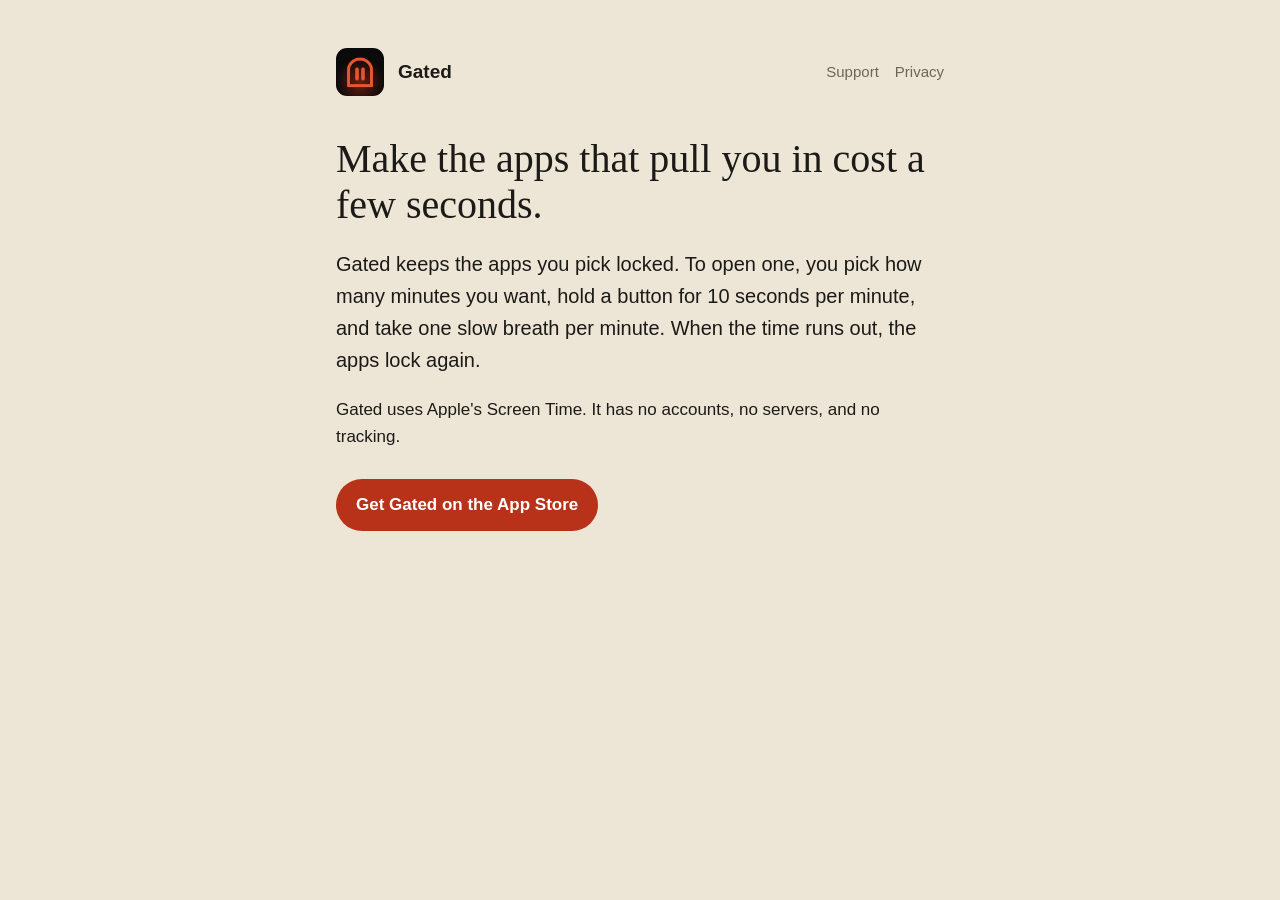
<file: index.html>
<!doctype html>
<html lang="en"><head><meta charset="utf-8"><meta name="viewport" content="width=device-width, initial-scale=1">
<meta name="apple-itunes-app" content="app-id=6833302588">
<title>Gated: Free App Blocker for iPhone. Breathe Before You Scroll.</title>
<meta name="description" content="Gated locks the apps you scroll too much. To get back in, hold 10 seconds per minute and take one slow breath. Free, no account, no tracking.">
<meta property="og:title" content="Gated: breathe before you scroll">
<meta property="og:description" content="A free iPhone app blocker. Hold and breathe to get back into the apps that pull you in.">
<meta property="og:image" content="https://jlinzay7-star.github.io/gated-site/icon.png"><link rel="stylesheet" href="style.css"></head>
<body><main>
<header><img src="icon.png" alt=""><a href="./">Gated</a><nav><a href="support.html">Support</a><a href="privacy.html">Privacy</a></nav></header>
<h1>Make the apps that pull you in cost a few seconds.</h1>
<p class="lead">Gated keeps the apps you pick locked. To open one, you pick how many minutes you want, hold a button for 10 seconds per minute, and take one slow breath per minute. When the time runs out, the apps lock again.</p>
<p>Gated uses Apple's Screen Time. It has no accounts, no servers, and no tracking.</p>
<p><a class="store" href="https://apps.apple.com/us/app/id6833302588">Get Gated on the App Store</a></p>
</main></body></html>
</file>
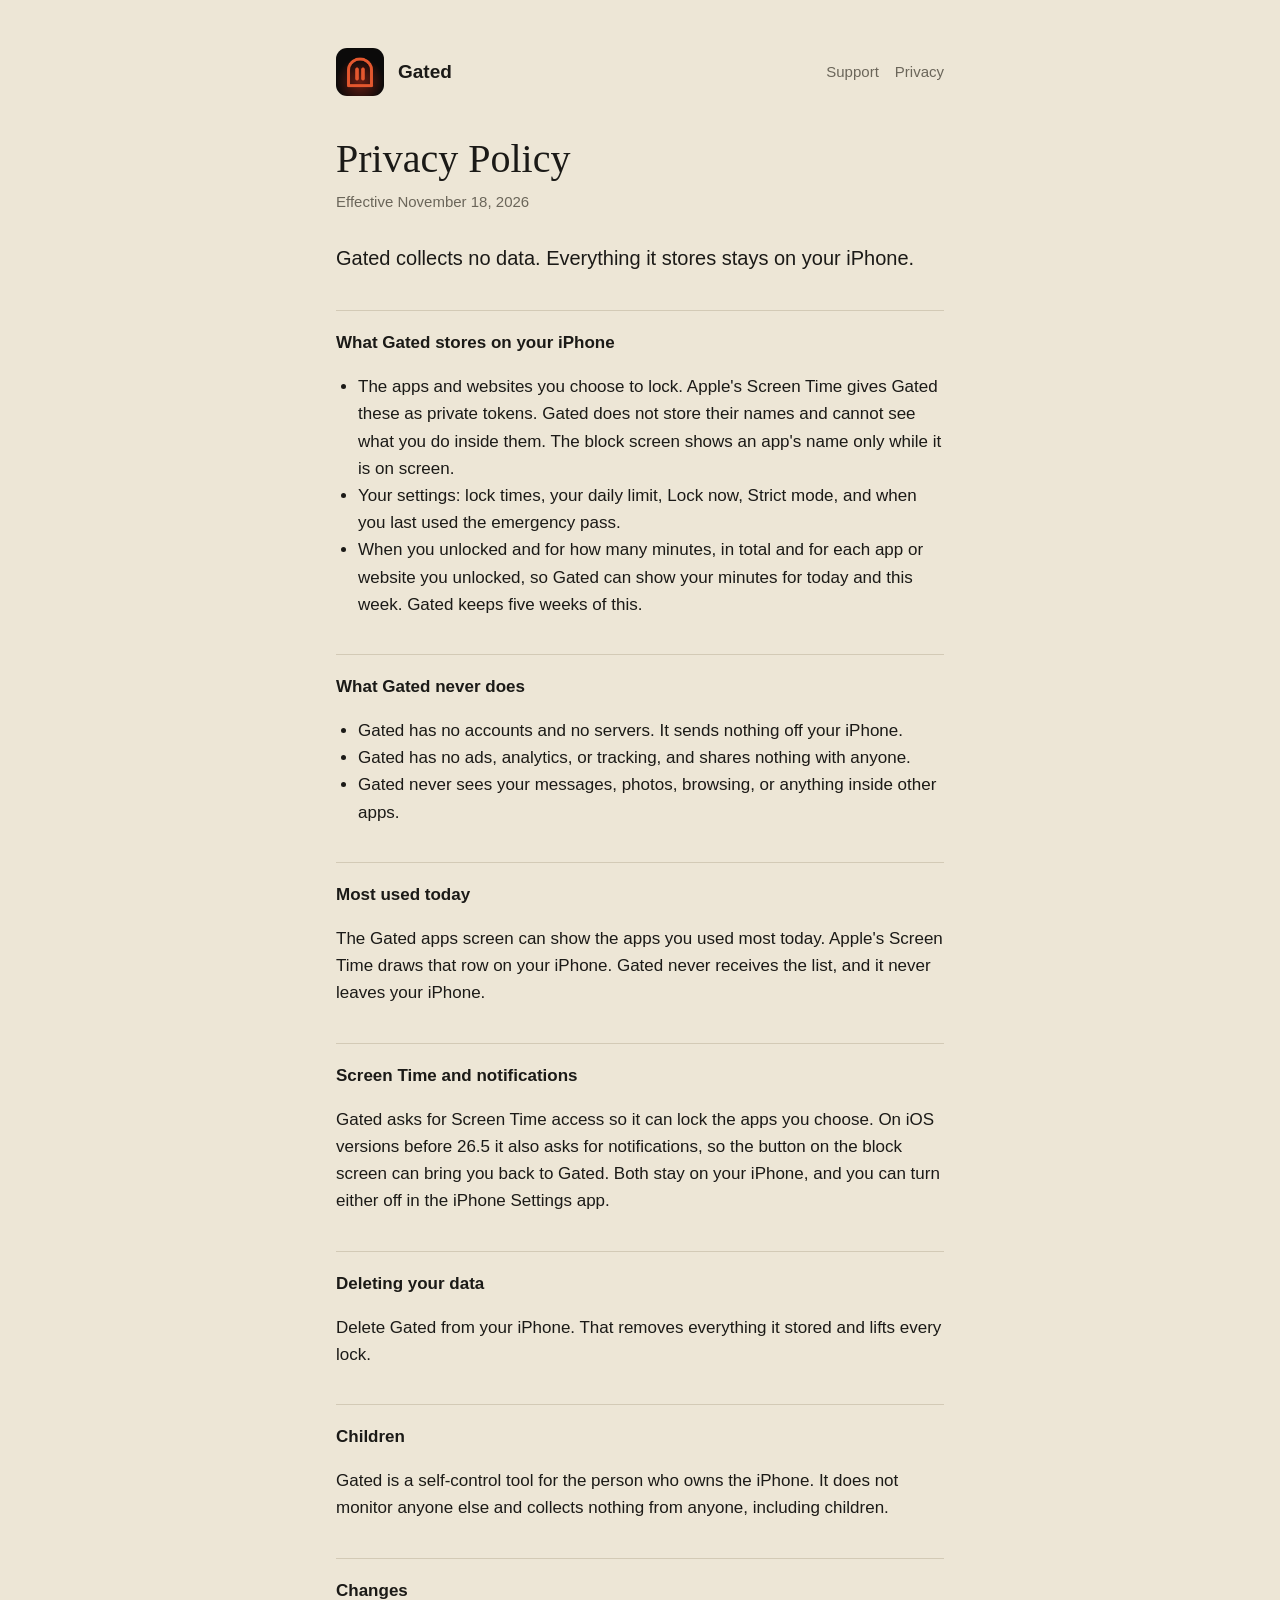
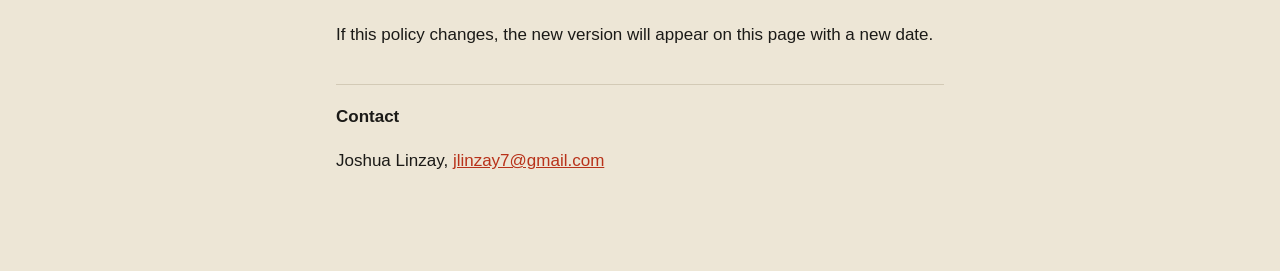
<file: privacy.html>
<!doctype html>
<html lang="en"><head><meta charset="utf-8"><meta name="viewport" content="width=device-width, initial-scale=1">
<meta name="apple-itunes-app" content="app-id=6833302588">
<title>Gated Privacy Policy</title><link rel="stylesheet" href="style.css"></head>
<body><main>
<header><img src="icon.png" alt=""><a href="./">Gated</a><nav><a href="support.html">Support</a><a href="privacy.html">Privacy</a></nav></header>
<h1>Privacy Policy</h1>
<p class="date">Effective November 18, 2026</p>
<p class="lead">Gated collects no data. Everything it stores stays on your iPhone.</p>

<h2>What Gated stores on your iPhone</h2>
<ul>
<li>The apps and websites you choose to lock. Apple's Screen Time gives Gated these as private tokens. Gated does not store their names and cannot see what you do inside them. The block screen shows an app's name only while it is on screen.</li>
<li>Your settings: lock times, your daily limit, Lock now, Strict mode, and when you last used the emergency pass.</li>
<li>When you unlocked and for how many minutes, in total and for each app or website you unlocked, so Gated can show your minutes for today and this week. Gated keeps five weeks of this.</li>
</ul>

<h2>What Gated never does</h2>
<ul>
<li>Gated has no accounts and no servers. It sends nothing off your iPhone.</li>
<li>Gated has no ads, analytics, or tracking, and shares nothing with anyone.</li>
<li>Gated never sees your messages, photos, browsing, or anything inside other apps.</li>
</ul>

<h2>Most used today</h2>
<p>The Gated apps screen can show the apps you used most today. Apple's Screen Time draws that row on your iPhone. Gated never receives the list, and it never leaves your iPhone.</p>

<h2>Screen Time and notifications</h2>
<p>Gated asks for Screen Time access so it can lock the apps you choose. On iOS versions before 26.5 it also asks for notifications, so the button on the block screen can bring you back to Gated. Both stay on your iPhone, and you can turn either off in the iPhone Settings app.</p>

<h2>Deleting your data</h2>
<p>Delete Gated from your iPhone. That removes everything it stored and lifts every lock.</p>

<h2>Children</h2>
<p>Gated is a self-control tool for the person who owns the iPhone. It does not monitor anyone else and collects nothing from anyone, including children.</p>

<h2>Changes</h2>
<p>If this policy changes, the new version will appear on this page with a new date.</p>

<h2>Contact</h2>
<p>Joshua Linzay, <a href="mailto:jlinzay7@gmail.com">jlinzay7@gmail.com</a></p>
</main></body></html>
</file>
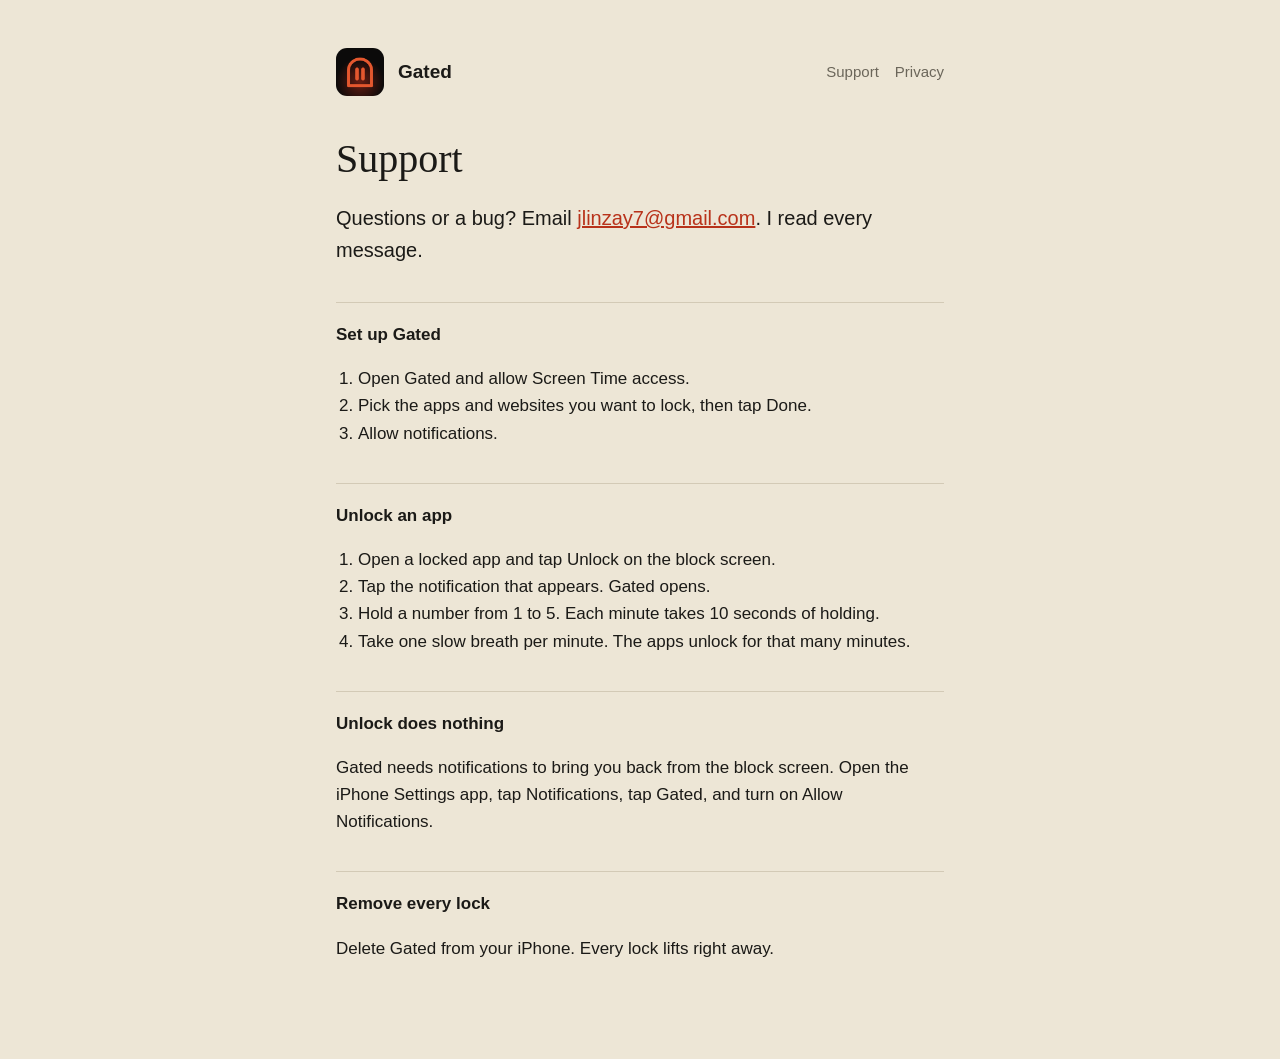
<file: support.html>
<!doctype html>
<html lang="en"><head><meta charset="utf-8"><meta name="viewport" content="width=device-width, initial-scale=1">
<meta name="apple-itunes-app" content="app-id=6833302588">
<title>Gated Support</title><link rel="stylesheet" href="style.css"></head>
<body><main>
<header><img src="icon.png" alt=""><a href="./">Gated</a><nav><a href="support.html">Support</a><a href="privacy.html">Privacy</a></nav></header>
<h1>Support</h1>
<p class="lead">Questions or a bug? Email <a href="mailto:jlinzay7@gmail.com">jlinzay7@gmail.com</a>. I read every message.</p>

<h2>Set up Gated</h2>
<ol>
<li>Open Gated and allow Screen Time access.</li>
<li>Pick the apps and websites you want to lock, then tap Done.</li>
<li>Allow notifications.</li>
</ol>

<h2>Unlock an app</h2>
<ol>
<li>Open a locked app and tap Unlock on the block screen.</li>
<li>Tap the notification that appears. Gated opens.</li>
<li>Hold a number from 1 to 5. Each minute takes 10 seconds of holding.</li>
<li>Take one slow breath per minute. The apps unlock for that many minutes.</li>
</ol>

<h2>Unlock does nothing</h2>
<p>Gated needs notifications to bring you back from the block screen. Open the iPhone Settings app, tap Notifications, tap Gated, and turn on Allow Notifications.</p>

<h2>Remove every lock</h2>
<p>Delete Gated from your iPhone. Every lock lifts right away.</p>
</main></body></html>
</file>
<file: style.css>
:root { --paper:#EDE6D6; --ink:#1B1A17; --muted:#6B665A; --stamp:#B8321A; --rule:#D3CAB6; }
* { box-sizing:border-box; }
body { margin:0; background:var(--paper); color:var(--ink); font:17px/1.6 -apple-system, BlinkMacSystemFont, "Helvetica Neue", sans-serif; }
main { max-width:640px; margin:0 auto; padding:48px 16px 80px; }
header { display:flex; align-items:center; gap:14px; margin-bottom:40px; }
header img { width:48px; height:48px; border-radius:11px; }
header a { color:var(--ink); text-decoration:none; font-weight:600; font-size:19px; }
nav { margin-left:auto; display:flex; gap:16px; font-size:15px; }
nav a { color:var(--muted); font-weight:400; font-size:15px; }
h1 { font-family:Georgia, "Times New Roman", serif; font-weight:400; font-size:40px; line-height:1.15; margin:0 0 8px; }
h2 { font-size:17px; margin:36px 0 6px; padding-top:18px; border-top:1px solid var(--rule); }
.date { color:var(--muted); font-size:15px; margin:0 0 28px; }
.lead { font-size:20px; }
a { color:var(--stamp); }
ol, ul { padding-left:22px; }
.store { display:inline-block; margin-top:12px; padding:12px 20px; border-radius:999px; background:var(--stamp); color:#fff; font-weight:600; text-decoration:none; }
</file>
